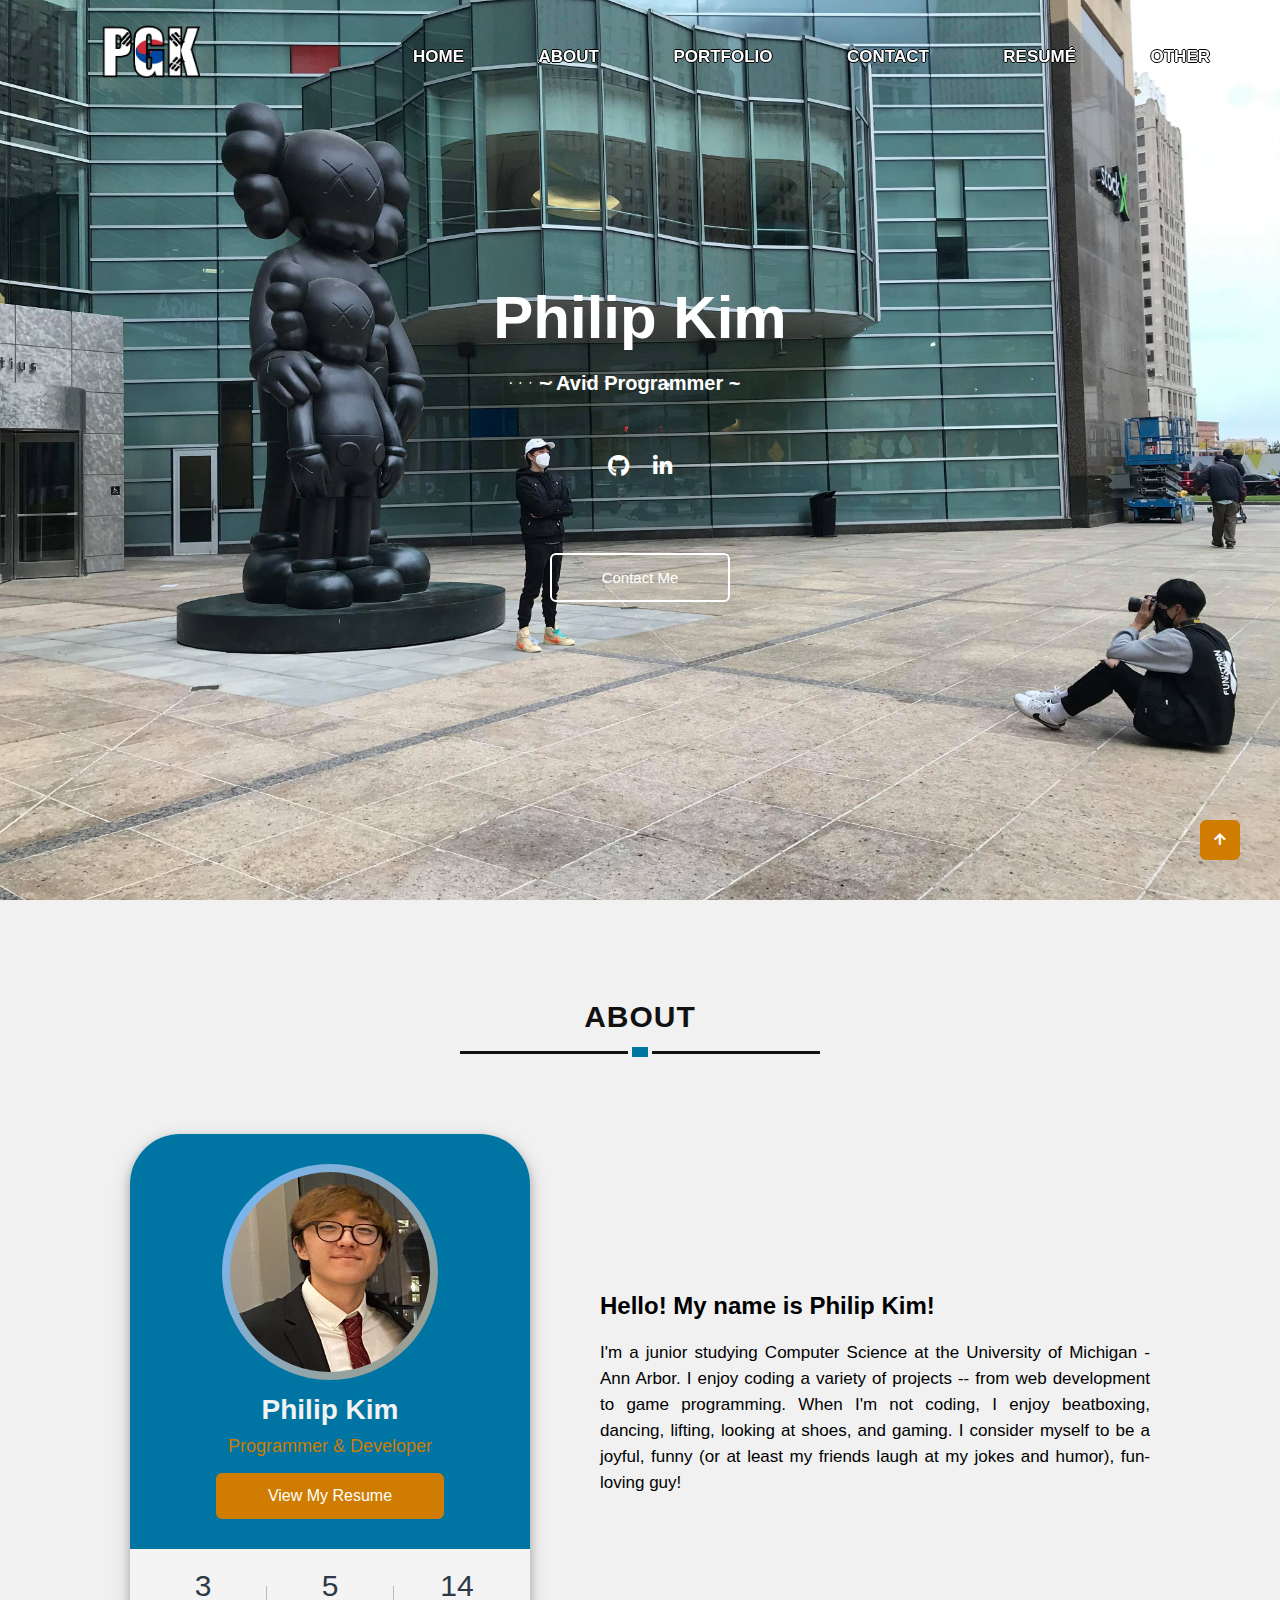
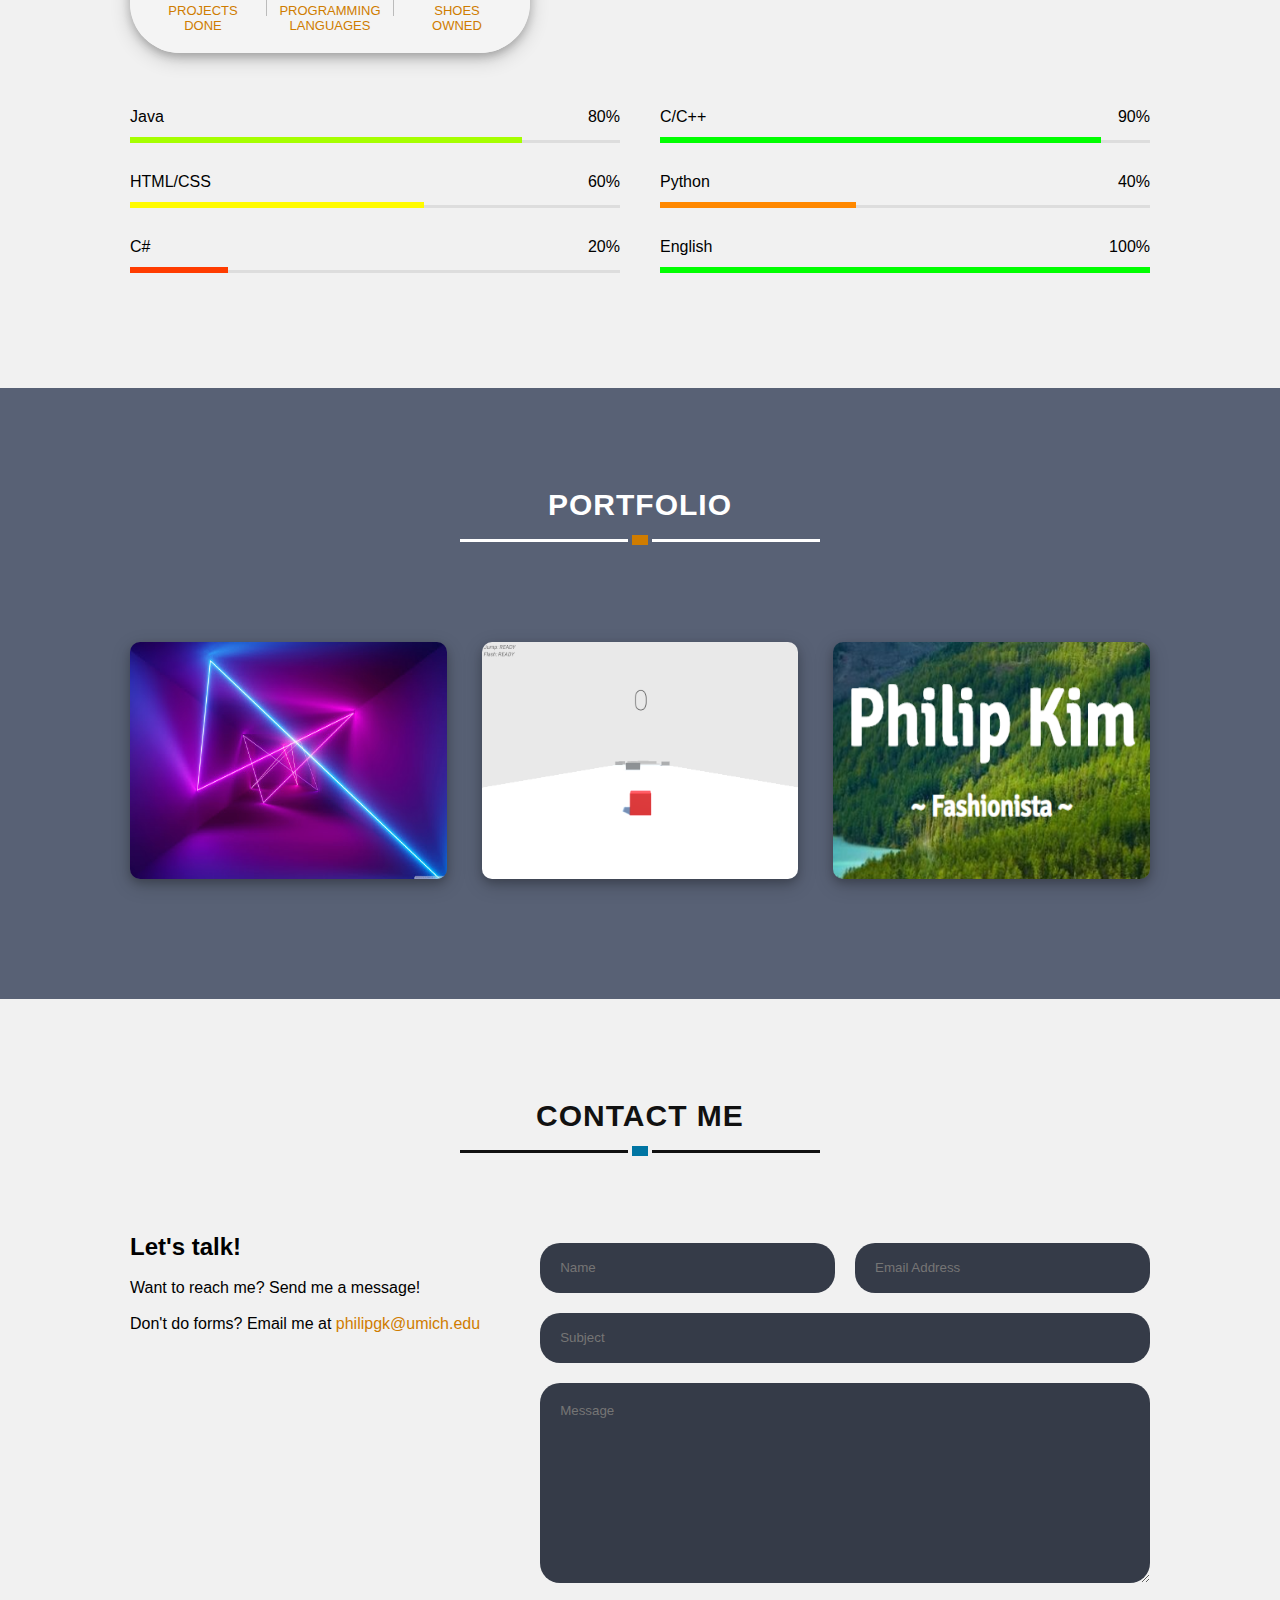
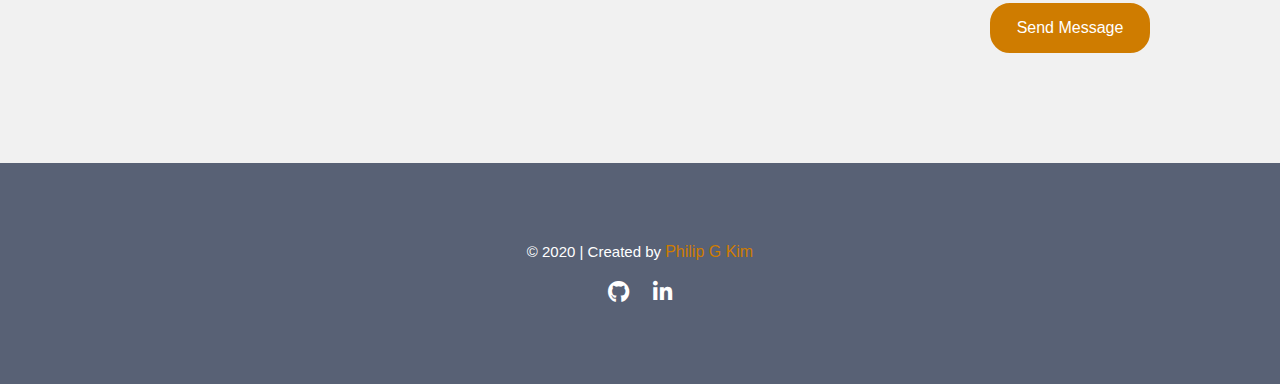
<file: index.html>
<!DOCTYPE html>
<html lang="en" dir="ltr">
    <head>
        <meta charset="utf-8">
        <meta name="viewport" content="width=device-width, initial-scale=1.0">
        <title>Philip Kim</title>

        <link rel="stylesheet" href="css/style.css">
        <script src="https://cdnjs.cloudflare.com/ajax/libs/jquery/3.5.1/jquery.min.js" charset="utf-8"></script>
        <link rel="stylesheet" href="https://cdnjs.cloudflare.com/ajax/libs/font-awesome/5.14.0/css/all.min.css">
        <script src="js/scripts.js"></script>

    </head>

    <body>
        <!-- Navigation Menu -->
        <nav class="navigation">
            <div class="inner-width">
                <a href="/" class="logo"></a>
                <button class="menu-toggler">
                    <span></span>
                    <span></span>
                    <span></span>
                </button>
                <div class="navigation-menu">
                    <a href="#home" class="hover-effect">Home</a>
                    <a href="#about" class="hover-effect">About</a>
                    <a href="#portfolio" class="hover-effect">Portfolio</a>
                    <a href="#contact" class="hover-effect">Contact</a>
                    <a href="PhilipKim_Resume.pdf" class="hover-effect">Resumé</a>
                    <a href="other" class="hover-effect">Other</a>
                </div>
            </div>
        </nav>

        <!-- Home Page -->
        <section id="home">
            <div class="wrapper">
                <div class="content">
                    <h1>Philip Kim</h1>
                    <h2></h2>
                    <div class="socials">
                        <a href="https://github.com/pgk1216" class="fab fa-github"></a>
                        <a href="https://www.linkedin.com/in/philip-kim-ab367b178/" class="fab fa-linkedin-in"></a>
                    </div>
                    <div class="buttons">
                        <a href="#contact">Contact Me</a>
                    </div>
                </div>
            </div>
        </section>

        <!-- About -->
        <section id="about">
            <div class="wrapper">
                <h1 class="section-title">ABOUT</h1>
                <div class="about-content">
                    <div class="profile-card">
                        <div class="card-header">
                            <div class="headshot">
                                <img src="img/boom_headshot.jpeg" alt="">
                            </div>
                            <div class="name">Philip Kim</div>
                            <div class="desc">Programmer & Developer</div>
                            <a href="PhilipKim_Resume.pdf" target="_blank" class="contact-btn">View My Resume</a>
                        </div>

                        <div class="card-footer">
                            <div class="numbers">
                                <div class="item">
                                    <span>3</span>
                                    Projects
                                    <br>
                                    Done
                                </div>
                                <div class="border"></div>
                                <div class="item">
                                    <span>5</span>
                                    Programming
                                    Languages
                                </div>
                                <div class="border"></div>
                                <div class="item">
                                    <span>14</span>
                                    Shoes
                                    <br>
                                    Owned
                                </div>
                            </div>
                        </div>
                    </div>
                    <div class="about-text">
                        <h2>Hello! My name is Philip Kim!</h2>
                        <h3>
                            <span></span>
                            <span></span>
                            <span></span>
                        </h3>
                        <p>I'm a junior studying Computer Science at the University of Michigan - Ann Arbor. I enjoy coding a variety of projects -- from web development to game programming. When I'm not coding, I enjoy beatboxing, dancing, lifting, looking at shoes, and gaming. I consider myself to be a joyful, funny (or at least my friends laugh at my jokes and humor), fun-loving guy!</p>
                    </div>
                </div>

                <div class="skills">
                    <div class="skill">
                        <div class="skill-info">
                            <span>Java</span>
                            <span>80%</span>
                        </div>
                        <div class="skill-bar java"></div>
                    </div>

                    <div class="skill">
                        <div class="skill-info">
                            <span>C/C++</span>
                            <span>90%</span>
                        </div>
                        <div class="skill-bar cplusplus"></div>
                    </div>
                    
                    <div class="skill">
                        <div class="skill-info">
                            <span>HTML/CSS</span>
                            <span>60%</span>
                        </div>
                        <div class="skill-bar htmlcss"></div>
                    </div>

                    <div class="skill">
                        <div class="skill-info">
                            <span>Python</span>
                            <span>40%</span>
                        </div>
                        <div class="skill-bar python"></div>
                    </div>

                    <div class="skill">
                        <div class="skill-info">
                            <span>C#</span>
                            <span>20%</span>
                        </div>
                        <div class="skill-bar csharp"></div>
                    </div>

                    <div class="skill">
                        <div class="skill-info">
                            <span>English</span>
                            <span>100%</span>
                        </div>
                        <div class="skill-bar english"></div>
                    </div>
                </div>
            </div>
        </section>

        <!-- Portfolio -->
        <section id="portfolio" class="dark">
            <div class="wrapper">
                <h1 class="section-title">PORTFOLIO</h1>
                <div class="portfolio">
                    <a href="https://github.com/pgk1216/PoofDodger" class="project">
                        <img src="img/poofdodger_holder_ss.jpg" alt="">
                        <div class="info">
                            <h3>PoofDodger</h3>
                            <div class="cat">Java</div>
                        </div>
                    </a>

                    <a href="https://github.com/pgk1216/Cubechanix" class="project">
                        <img src="img/cubechanix_ss.png" alt="">
                        <div class="info">
                            <h3>Cubechanix</h3>
                            <div class="cat">Unity 3D Game Engine</div>
                        </div>
                    </a>

                    <a href="https://github.com/pgk1216/PGK-Website" class="project">
                        <img src="img/pgk_ss.png" alt="">
                        <div class="info">
                            <h3>PGK Website</h3>
                            <div class="cat">HTML/CSS/JavaScript</div>
                        </div>
                    </a>
                </div>
            </div>
        </section>

        <!-- Contact -->
        <section id="contact">
            <div class="wrapper">
                <h1 class="section-title">CONTACT ME</h1>

                <div class="contact-page">
                    <div class="contact-item">
                        <h2>Let's talk!</h2>
                        <br>
                        <p>Want to reach me? Send me a message!</p>
                        <br>
                        <p>Don't do forms? Email me at <a href="mailto:philipgk@umich.edu">philipgk@umich.edu</a></p>
                    </div>
    
                    <form action="php/contactform.php" class="contact-form" method="post">
                        <input name="name" type="text" class="nameZone" placeholder="Name" required>
                        <input name="email" type="text" class="emailZone" placeholder="Email Address" required>
                        <input name="subject" type="text" class="subjectZone" placeholder="Subject" required>
                        <textarea name="message" class="messageZone" placeholder="Message" required></textarea>
                        <input type="submit" name="submit" value="Send Message" class="btn">
                    </form>
                </div>
                
            </div>
        </section>

        <!-- Footer -->
        <footer>
            <div class="wrapper">
                <div class="copyright">
                    &copy; 2020 | Created by <a href="#">Philip G Kim</a>
                </div>
                <div class="socials">
                    <a href="https://github.com/pgk1216" class="fab fa-github"></a>
                    <a href="https://www.linkedin.com/in/philip-kim-ab367b178/" class="fab fa-linkedin-in"></a>
                </div>
            </div>
        </footer>

        <!-- Go back to top -->
        <button class="goTop fas fa-arrow-up"></button>

    </body>
</html>
</file>
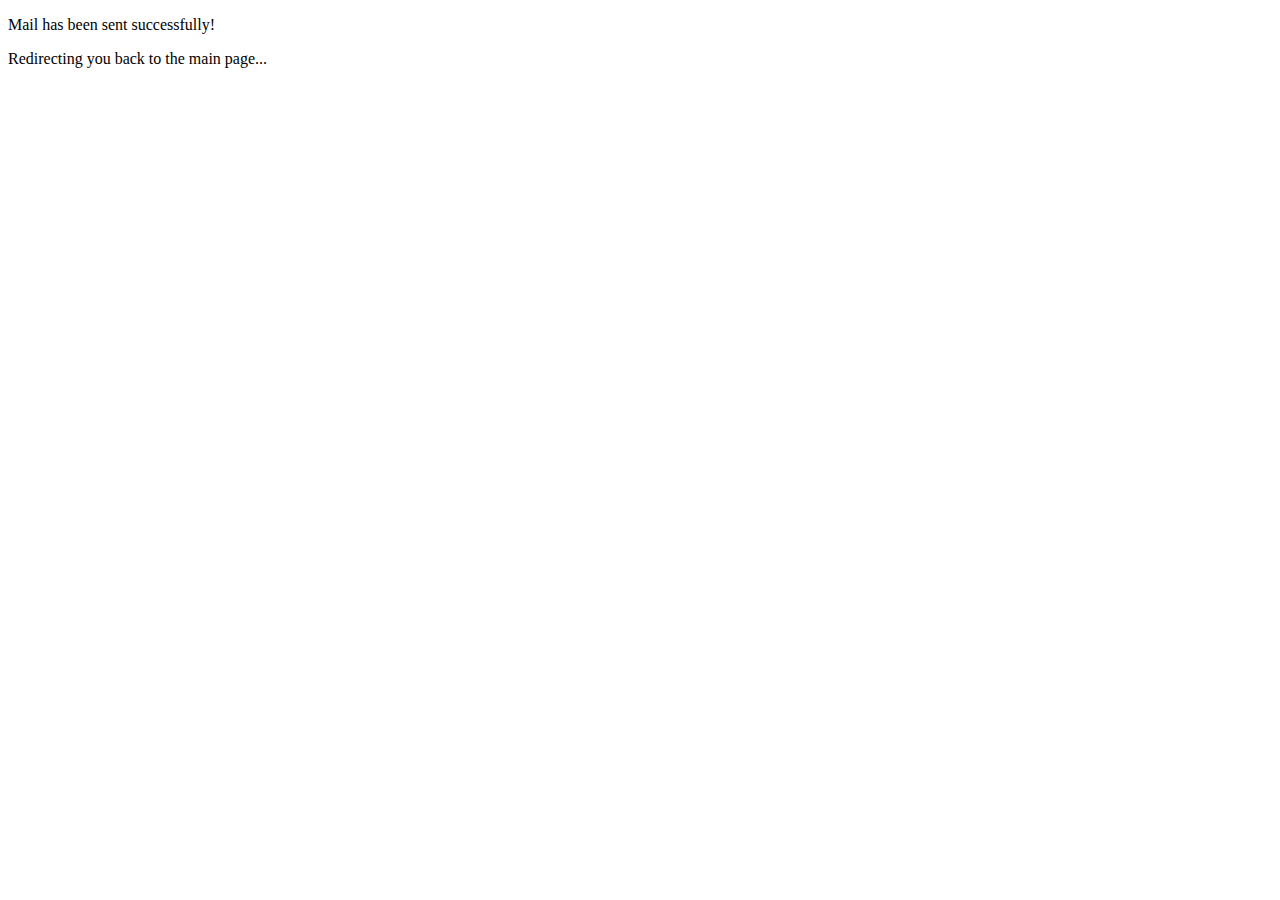
<file: mailsent.html>
<!DOCTYPE html>
<html lang="en" dir="ltr">
    <head>
        <meta charset="utf-8">
        <meta name="viewport" content="width=device-width, initial-scale=1.0">
        <title>Philip Kim: Mail sent successfully!</title>
    </head>

    <body>
        <script>
            setTimeout(function() {
                window.location.href = 'http://philipgkim.com/';
            }, 5000);
        </script>
        <p>Mail has been sent successfully!</p>
        <p>Redirecting you back to the main page...</p>
    </body>
</html>
</file>
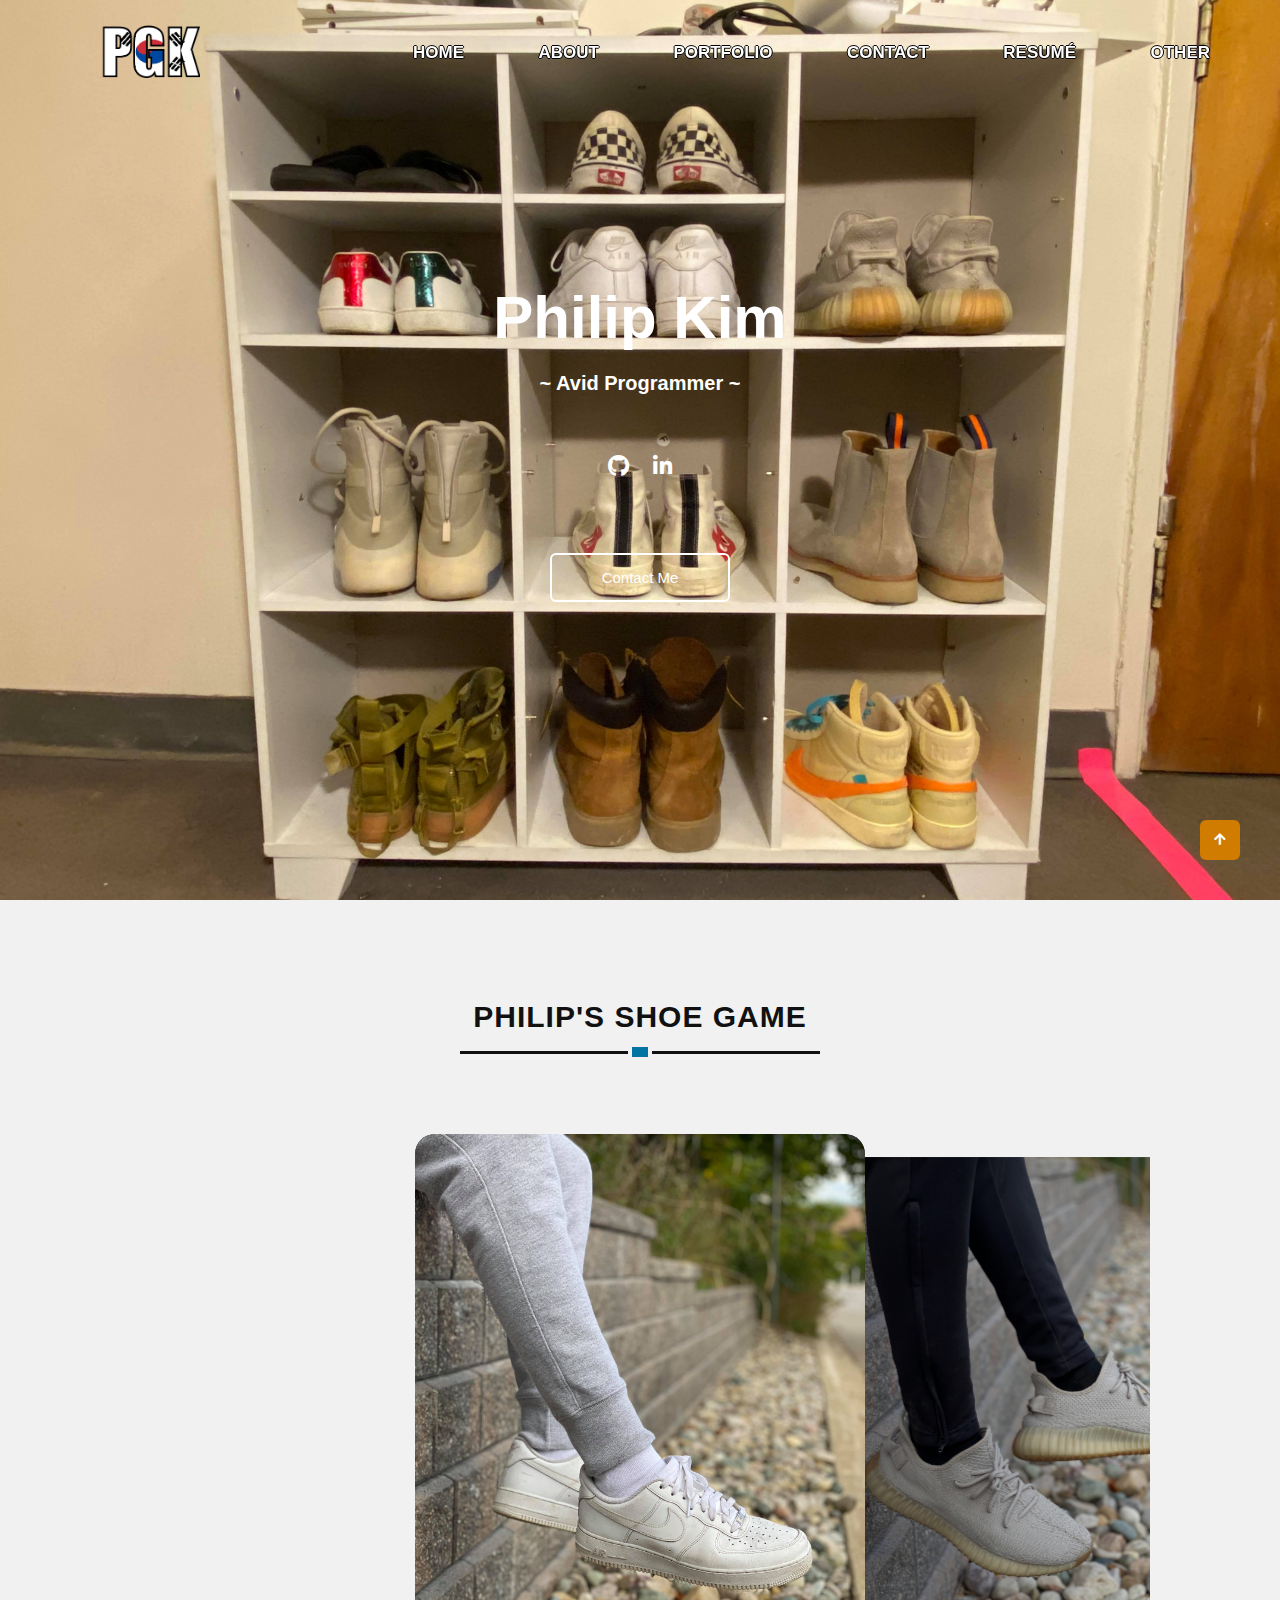
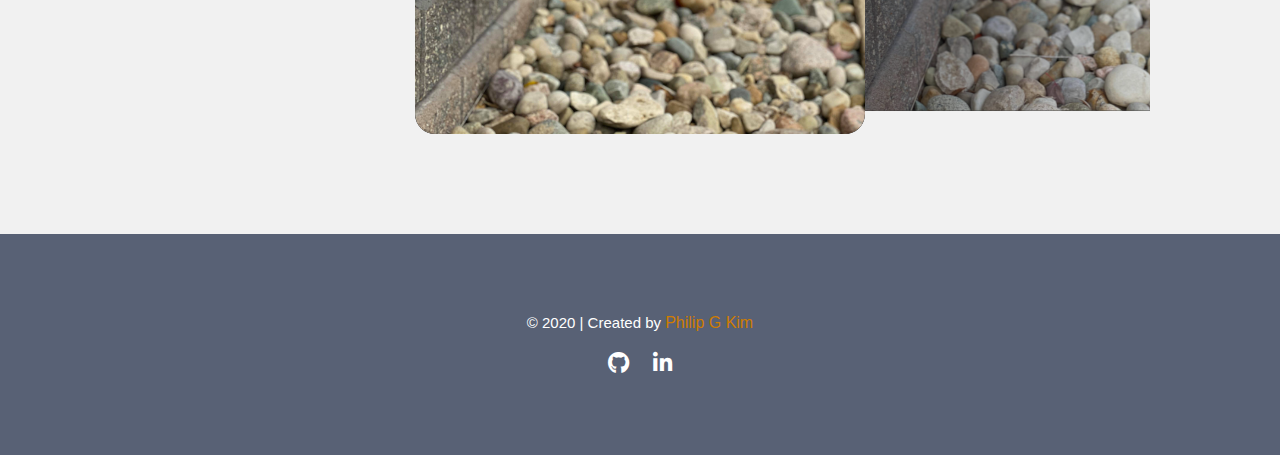
<file: other.html>
<!DOCTYPE html>
<html lang="en" dir="ltr">
    <head>
        <meta charset="utf-8">
        <meta name="viewport" content="width=device-width, initial-scale=1.0">
        <title>Philip Kim</title>

        <link rel="stylesheet" href="css/swiper-bundle.min.css">
        <script src="https://cdnjs.cloudflare.com/ajax/libs/jquery/3.5.1/jquery.min.js" charset="utf-8"></script>
        <link rel="stylesheet" href="https://cdnjs.cloudflare.com/ajax/libs/font-awesome/5.14.0/css/all.min.css">
        <script src="js/swiper-bundle.min.js"></script>
        <script src="js/scripts.js"></script>
        <link rel="stylesheet" href="css/style.css">

    </head>

    <body>
        <!-- Navigation Menu -->
        <nav class="navigation">
            <div class="inner-width">
                <a href="/" class="logo"></a>
                <button class="menu-toggler">
                    <span></span>
                    <span></span>
                    <span></span>
                </button>
                <div class="navigation-menu">
                    <a href="../">Home</a>
                    <a href="../#about">About</a>
                    <a href="../#portfolio">Portfolio</a>
                    <a href="../#contact">Contact</a>
                    <a href="PhilipKim_Resume.pdf">Resumé</a>
                    <a href="#shoegame">Other</a>
                </div>
            </div>
        </nav>

        <!-- Home Page -->
        <section id="home" class="shoes">
            <div class="wrapper">
                <div class="content">
                    <h1>Philip Kim</h1>
                    <h2></h2>
                    <div class="socials">
                        <a href="https://github.com/pgk1216" class="fab fa-github"></a>
                        <a href="https://www.linkedin.com/in/philip-kim-ab367b178/" class="fab fa-linkedin-in"></a>
                    </div>
                    <div class="buttons">
                        <a href="#contact">Contact Me</a>
                    </div>
                </div>
            </div>
        </section>

        <!-- Shoe Game -->
        <section id="shoegame">
            <div class="wrapper">
                <h1 class="section-title">PHILIP'S SHOE GAME</h1>

                <div class="swiper-container">
                    <div class="swiper-wrapper">
                        <div class="swiper-slide">
                            <div class="shoe-card">
                                <img src="img/shoes/AF1.jpg" alt="">

                                <div class="content-box">
                                    <div class="shoe-content">
                                        <h2>Nike Air Force 1</h2>
                                        <p>Acquired: Somerset Mall during Black Friday 2019</p>
                                        <p>Probably my go-to shoe for casual wear, my Nike Air Force 1s are both comfortable and goes well with any clothing combination to make it versatile and easy-to-wear.
                                        </p>
                                        <div class="rating-section">
                                            <h4>Rating:</h4>
                                            <h4>Comfort - 9/10</h4>
                                            <h4>Style - 8.5/10</h4>
                                            <h4>Quality - 7/10</h4>
                                        </div>
                                    </div>
                                </div>
                            </div>
                        </div>

                        <div class="swiper-slide">
                            <div class="shoe-card">
                                <img src="img/shoes/YEEZY.jpg" alt="">

                                <div class="content-box">
                                    <div class="shoe-content">
                                        <h2>Adidas YEEZY Sesame</h2>
                                        <p>Acquired: StockX in early 2019</p>
                                        <p>When it comes to comfort, you can't go wrong with YEEZYs. With its ergonomic shape and boost cushioning, my YEEZYs are the most comfortable shoes that I own. Additionally, the YEEZYs are my second most worn shoes, when I'm feeling more Adidas than Nike.
                                        </p>
                                        <div class="rating-section">
                                            <h4>Rating:</h4>
                                            <h4>Comfort - 10/10</h4>
                                            <h4>Style - 9/10</h4>
                                            <h4>Quality - 9.5/10</h4>
                                        </div>
                                    </div>
                                </div>
                            </div>
                        </div>

                        <div class="swiper-slide">
                            <div class="shoe-card">
                                <img src="img/shoes/CDG.jpg" alt="">

                                <div class="content-box">
                                    <div class="shoe-content">
                                        <h2>Comme des Garçons Play Converse Chuck 70 High</h2>
                                        <p>Acquired: DSM New York in early 2019</p>
                                        <p>If you want to look more stylish than the average person, the CDG Converse shouts class and fashion knowledge. Retailed at only $130, my CDGs are my favorite "hype yet non-hype" shoes when it comes to showing them off. Doesn't matter if they look worn or fresh, CDGs always have style.
                                        </p>
                                        <div class="rating-section">
                                            <h4>Rating:</h4>
                                            <h4>Comfort - 6/10</h4>
                                            <h4>Style - 9.5/10</h4>
                                            <h4>Quality - 8.5/10</h4>
                                        </div>
                                    </div>
                                </div>
                            </div>
                        </div>

                        <div class="swiper-slide">
                            <div class="shoe-card">
                                <img src="img/shoes/ACE.jpg" alt="">

                                <div class="content-box">
                                    <div class="shoe-content">
                                        <h2>Gucci Ace</h2>
                                        <p>Acquired: Gucci Chicago in early 2020</p>
                                        <p>My first luxury branded shoes. After seeing a lot of luxury styles stunting these shoes, I decided it was a solid staple shoe to add to my collection. Though it needed getting broken into, the Gucci Ace with a bee embroidered on the side will remain one of my favorite simple shoe.
                                        </p>
                                        <div class="rating-section">
                                            <h4>Rating:</h4>
                                            <h4>Comfort - 7/10</h4>
                                            <h4>Style - 9/10</h4>
                                            <h4>Quality - 7/10</h4>
                                        </div>
                                    </div>
                                </div>
                            </div>
                        </div>

                        <div class="swiper-slide">
                            <div class="shoe-card">
                                <img src="img/shoes/FOG.jpg" alt="">

                                <div class="content-box">
                                    <div class="shoe-content">
                                        <h2>Nike Air Fear of God 1 Oatmeal</h2>
                                        <p>Acquired: StockX in late 2019</p>
                                        <p>These Fear of Gods were built to last. While it does eventually start hurting my feet after a full day of walking, my Fear of Gods are a unique twist to my collection that I will never regard buying. These shoes cover your ankle and show others that you aren't a mainstream sneakerhead; you're unique.
                                        </p>
                                        <div class="rating-section">
                                            <h4>Rating:</h4>
                                            <h4>Comfort - 8/10</h4>
                                            <h4>Style - 8/10</h4>
                                            <h4>Quality - 9.5/10</h4>
                                        </div>
                                    </div>
                                </div>
                            </div>
                        </div>

                        <div class="swiper-slide">
                            <div class="shoe-card">
                                <img src="img/shoes/BLAZER.jpg" alt="">

                                <div class="content-box">
                                    <div class="shoe-content">
                                        <h2>Nike Blazer Mid Off-White All Hallow's Eve</h2>
                                        <p>Acquired: Stadium Goods in mid 2020</p>
                                        <p>My absolute favorite shoe out of my entire collection. I sought after these shoes for such a long time; so long that I put up a bid for them in early 2019! I'm a huge Off-White guy and if there's one shoe that I would keep from my whole collection it would be this one. These shoes are one of the most comfortable high tops I've worn. Nike Blazers are already stylish enough, but collaborating it with Off-White is simply a masterpiece.
                                        </p>
                                        <div class="rating-section">
                                            <h4>Rating:</h4>
                                            <h4>Comfort - 9/10</h4>
                                            <h4>Style - 10/10</h4>
                                            <h4>Quality - 9/10</h4>
                                        </div>
                                    </div>
                                </div>
                            </div>
                        </div>

                        <div class="swiper-slide">
                            <div class="shoe-card">
                                <img src="img/shoes/TIMBERLAND.jpg" alt="">

                                <div class="content-box">
                                    <div class="shoe-content">
                                        <h2>Timberland 6" Waterproof Boots</h2>
                                        <p>Acquired: Birthday present in late 2018</p>
                                        <p>Perhaps the most reliable boots to wear in the winter. Regardless of how much snow there is, Timberlands keep your feet warm and keep water out. When it comes to style, Timberlands don't disappoint with their versatility.
                                        </p>
                                        <div class="rating-section">
                                            <h4>Rating:</h4>
                                            <h4>Comfort - 8/10</h4>
                                            <h4>Style - 9/10</h4>
                                            <h4>Quality - 9.5/10</h4>
                                        </div>
                                    </div>
                                </div>
                            </div>
                        </div>

                        <div class="swiper-slide">
                            <div class="shoe-card">
                                <img src="img/shoes/CHELSEA.jpg" alt="">

                                <div class="content-box">
                                    <div class="shoe-content">
                                        <h2>New Republic Suede Chelsea Boots</h2>
                                        <p>Acquired: Birthday present in late 2019</p>
                                        <p>What's a shoe collection without some sophisticated chelsea boots? When it comes to going on dates with my girlfriend, or if I just want to dress up a bit more, my chelsea boots are there to show how mature my outfit can be.
                                        </p>
                                        <div class="rating-section">
                                            <h4>Rating:</h4>
                                            <h4>Comfort - 9/10</h4>
                                            <h4>Style - 9/10</h4>
                                            <h4>Quality - 7/10</h4>
                                        </div>
                                    </div>
                                </div>
                            </div>
                        </div>

                        <div class="swiper-slide">
                            <div class="shoe-card">
                                <img src="img/shoes/CLOUDFOAM.jpg" alt="">

                                <div class="content-box">
                                    <div class="shoe-content">
                                        <h2>Adidas Cloudfoam Slides</h2>
                                        <p>Although not stylish at all, my slides are a need. The sole purpose of my slides are to provide footwear when I don't feel like wearing shoes, such as when I go outside to get something really quickly, or want to wear something to relax my feet. These cloudfoams have provided me that for over 3 years, so I'm more than happy to include them in my collection.
                                        </p>
                                        <div class="rating-section">
                                            <h4>Rating:</h4>
                                            <h4>Comfort - 8.5/10</h4>
                                            <h4>Style - 2/10</h4>
                                            <h4>Quality - 8/10</h4>
                                        </div>
                                    </div>
                                </div>
                            </div>
                        </div>

                        <div class="swiper-slide">
                            <div class="shoe-card">
                                <img src="img/shoes/MOSS.jpg" alt="">

                                <div class="content-box">
                                    <div class="shoe-content">
                                        <h2>Nike SF Air Force 1 Mid Desert Moss</h2>
                                        <p>I first saw these shoes on campus; someone was wearing these and I instantly fell in love. Later that day I looked everywhere online to find out what they were but unfortunately couldn't find them anywhere. A few weeks later, I found them on sale on the Nike website and instantly copped.
                                        </p>
                                        <div class="rating-section">
                                            <h4>Rating:</h4>
                                            <h4>Comfort - 8.5/10</h4>
                                            <h4>Style - 8.5/10</h4>
                                            <h4>Quality - 8.5/10</h4>
                                        </div>
                                    </div>
                                </div>
                            </div>
                        </div>

                        <div class="swiper-slide">
                            <div class="shoe-card">
                                <img src="img/shoes/VANS.jpg" alt="">

                                <div class="content-box">
                                    <div class="shoe-content">
                                        <h2>Vans Checkered</h2>
                                        <p>With the strong rubber grip on the sole of the shoe, my vans are my go-to skate shoes. Not only do they make skateboarding easier, but the shoes allow me to put together a nice outfit if I'm cruising around campus. Wish they were more comfortable though.
                                        </p>
                                        <div class="rating-section">
                                            <h4>Rating:</h4>
                                            <h4>Comfort - 6/10</h4>
                                            <h4>Style - 8/10</h4>
                                            <h4>Quality - 8/10</h4>
                                        </div>
                                    </div>
                                </div>
                            </div>
                        </div>

                    </div>
                </div>

            </div>
        </section>

        <!-- Footer -->
        <footer>
            <div class="wrapper">
                <div class="copyright">
                    &copy; 2020 | Created by <a href="#">Philip G Kim</a>
                </div>
                <div class="socials">
                    <a href="https://github.com/pgk1216" class="fab fa-github"></a>
                    <a href="https://www.linkedin.com/in/philip-kim-ab367b178/" class="fab fa-linkedin-in"></a>
                </div>
            </div>
        </footer>

        <!-- Go back to top -->
        <button class="goTop fas fa-arrow-up"></button>

    </body>
</html>
</file>
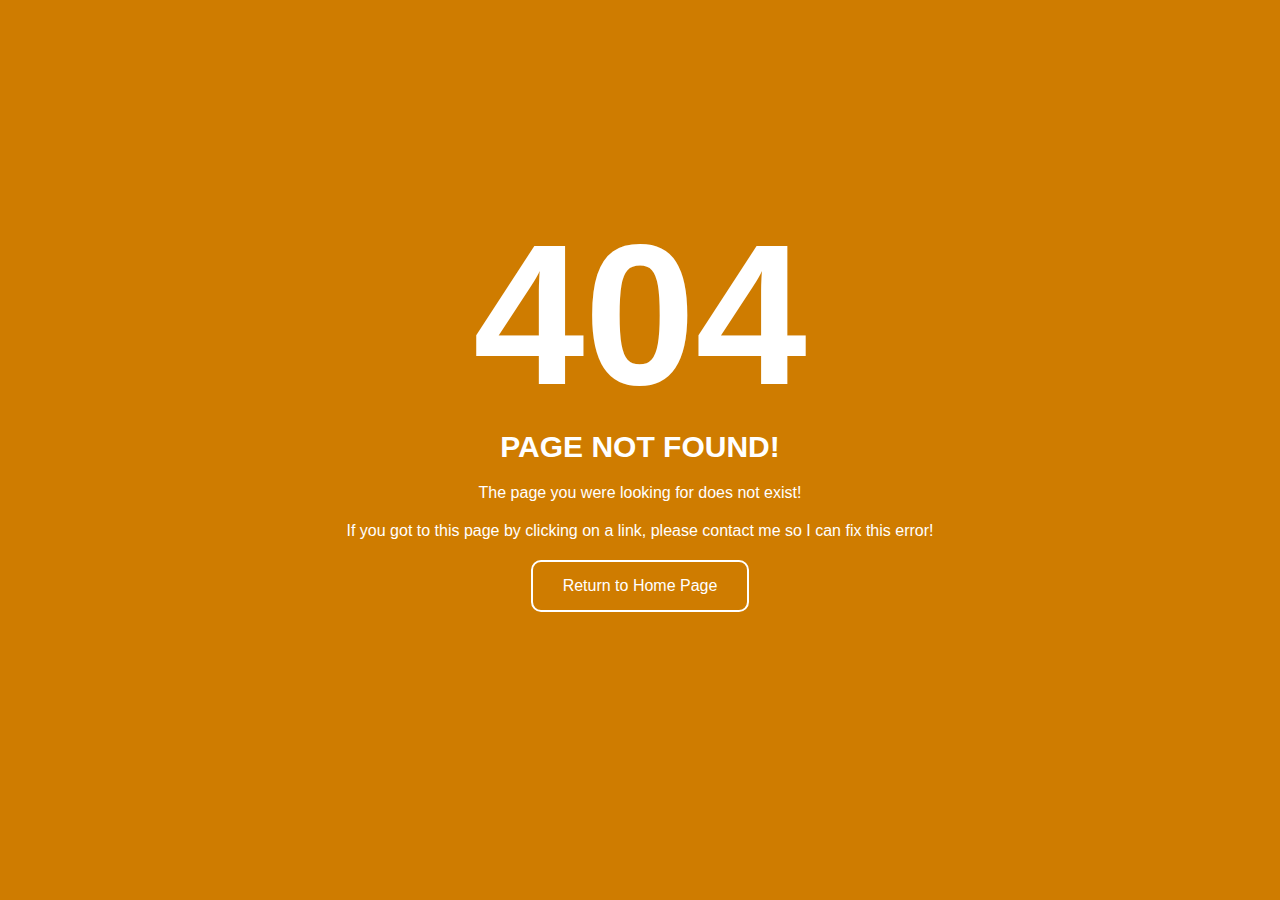
<file: page-not-found.html>
<!DOCTYPE html>
<html lang="en" dir="ltr">
    <head>
        <meta charset="utf-8">
        <meta name="viewport" content="width=device-width, initial-scale=1.0">
        <title>Philip Kim</title>

        <link rel="stylesheet" href="css/404.css">
        <script src="https://cdnjs.cloudflare.com/ajax/libs/jquery/3.5.1/jquery.min.js" charset="utf-8"></script>
        <link rel="stylesheet" href="https://cdnjs.cloudflare.com/ajax/libs/font-awesome/5.14.0/css/all.min.css">
        <script src="js/scripts.js"></script>

    </head>

    <body>
        <div class="error-page">
            <h1>404</h1>
            <h2>PAGE NOT FOUND!</h2>
            <p>The page you were looking for does not exist!</p>
            <p>If you got to this page by clicking on a link, please contact me so I can fix this error!</p>
            <a href="https://philipgkim.com/" class="home-button">Return to Home Page</a>
        </div>
    </body>
</html>
</file>
<file: css/style.css>
@font-face {
    src: url(../fonts/Gudea-Regular.ttf);
    font-family: themefont;
}

html {
    scroll-behavior: smooth;
}

* {
    margin: 0;
    padding: 0;
    text-decoration: none;
    font-family: "montserrat",sans-serif;
    box-sizing: border-box;
}

/* Default */
.navigation {
    position: fixed;
    background-color: transparent;
    width: 100%;
    padding: 20px 0;
    top: 0;
    z-index: 999;
    transition: .3s linear;
}

.wrapper {
    max-width: 1100px;
    margin: auto;
    padding: 0 40px;
}

.navigation .inner-width {
    display: flex;
    align-items: center;
    justify-content: space-between;
}

.logo {
    width: 100px;
    height: 84px;
    background-image: url(../img/pgk_logo.png);
    background-repeat: no-repeat;
    background-size: contain;
    margin-left: 100px;
    margin-bottom: -18px;
    transition: all .2s ease-in-out;
}

.logo:hover {
    transform: scale(1.1);
}

.menu-toggler {
    background: none;
    width: 30px;
    border: none;
    cursor: pointer;
    position: relative;
    outline: none;
    z-index: 999;
    display: none;
    margin-right: 100px;
}

.menu-toggler span {
    display: block;
    height: 3px;
    background-color: #fff;
    margin: 6px 0;
    position: relative;
    transition: .3s linear;
}

.navigation-menu {
    position: relative;
}

.navigation-menu a {
    display: inline-block;
    color: #fff;
    text-shadow: -1px 0 black, 0 1px black, 1px 0 black, 0 -1px black;
    font-size: 17px;
    font-weight: 900;
    margin-right: 70px;
    transition: .2s linear;
    text-transform: uppercase;
}

.navigation-menu a:hover {
    color: #cf7c00;
    text-shadow: none;
}

.hover-effect::before {
    content: '';
    display: block;
    width: 0;
    height: 7px;
    background: #cf7c00;
    transition: width .3s;
}

.hover-effect:hover::before {
    width: 100%;
    transition: width .3s;
}

.sticky {
    background-color: #fff;
    padding: 10px 0;
}

.sticky .navigation-menu a {
    color: white;
}

.sticky .navigation-menu a:hover {
    color: #cf7c00;
}

.sticky .menu-toggler span {
    background-color: #111;
}

#home {
    height: 100vh;
    min-height: 500px;
    background: url(../img/slide_1.jpg) no-repeat center;
    background-size: cover;
}

#home.shoes {
    height: 100vh;
    min-height: 500px;
    background: url(../img/shoe_closet.jpg) no-repeat center;
    background-size: cover;
}

#home .wrapper {
    display: flex;
    align-items: center;
    justify-content: center;
    height: 100%;
    text-align: center;
}

#home .content {
    width: 400px;
    color: #fff;
}

#home .content h1 {
    font-size: 60px;
    margin-bottom: 20px;
    transition: all .2s ease-in-out;
}

#home .content h1:hover {
    transform: scale(1.1);
}

#home .content h2 {
    font-size: 20px;
    margin-bottom: 60px;
    transition: all .2s ease-in-out
}

#home .content h2::after {
    content: "~ Avid Programmer ~";
    animation: textanimation 15s linear infinite;
}

#home .content h2:hover {
    transform: scale(1.1);
}

/* 

Sneaker Collector
Beatboxer
Fashionista
Dancer

*/

@keyframes textanimation {
    20% {
        content: "~ Sneaker Collector ~"
    }

    40% {
        content: "~ Beatboxer ~"
    }

    60% {
        content: "~ Fashionista ~"
    }

    80% {
        content: "~ Dancer ~"
    }
}

section {
    padding: 100px 0;
    background-color: #f1f1f1;
}

.section-title {
    text-align: center;
    margin-bottom: 80px;
    position: relative;
    font-size: 30px;
    padding-bottom: 20px;
    color: #111;
    letter-spacing: 1px;
}

.section-title::before {
    content: "";
    position: absolute;
    width: 360px;
    height: 3px;
    background-color: #111;
    bottom: 0;
    left: calc(50% - 180px);
}

.section-title::after {
    content: "";
    position: absolute;
    width: 16px;
    height: 10px;
    background-color: #0075a3;
    border: 4px solid #f1f1f1;
    left: calc(50% - 12px);
    bottom: -7px;
}

.socials a {
    color: #fff;
    font-size: 22px;
    margin: 0 10px;
    transition: .2s linear;
}

.socials a:hover {
    color: #cf7c00;
}

#home .buttons {
    margin-top: 60px;
}

#home .buttons a {
    display: inline-block;
    margin: 15px 30px;
    color: white;
    font-size: 15px;
    font-weight: 500;
    width: 180px;
    border: 2px solid;
    padding: 14px 0;
    border-radius: 6px;
    transition: .2s linear;
}

#home .buttons a:hover {
    background-color: #cf7c00;
    color: white;
    border-color: #cf7c00;
}

/* About Section */
.about-box {
    padding: 70px;
    background-color: white;
    border-radius: 50px;
    box-shadow: 0 4px 8px 0 rgba(0, 0, 0, 0.2), 0 6px 20px 0 rgba(0, 0, 0, 0.19);
}

.about-content {
    display: flex;
    align-items: center;
    flex-wrap: wrap;
}

.profile-card {
    width: 400px;
    text-align: center;
    border-radius: 50px;
    overflow: hidden;
    box-shadow: 0 4px 8px 0 rgba(0, 0, 0, 0.2), 0 6px 20px 0 rgba(0, 0, 0, 0.19);
    margin-right: 70px;
    transition: all .2s ease-in-out;
}

.profile-card:hover {
    transform: scale(1.03);
}

.card-header {
    background: #0075a3;
    padding: 30px 40px;
}

.headshot {
    display: inline-block;
    padding: 8px;
    background: linear-gradient(130deg, #74b9ff, #cf7c00);
    margin: auto;
    border-radius: 50%;
    background-size: 200% 200%;
    animation: animated-gradient 2s linear infinite;
}

@keyframes animated-gradient {
    25% {
        background-position: left bottom;
    }
    50% {
        background-position: right bottom;
    }
    75% {
        background-position: right top;
    }
    100% {
        background-position: left top;
    }
}

.headshot img {
    display: block;
    width: 200px;
    height: 200px;
    border-radius: 50%;
}

.name {
    color: #f2f2f2;
    font-size: 28px;
    font-weight: 600;
    margin: 10px 0;
}

.desc {
    font-size: 18px;
    color: #cf7c00;
}

.contact-btn {
    display: inline-block;
    padding: 12px 50px;
    background-color: #cf7c00;
    color: white;
    border: 2px solid #cf7c00;
    border-radius: 6px;
    margin-top: 16px;
    transition: .3s linear;
}

.contact-btn:hover {
    background: white;
    color: #cf7c00;
}

.card-footer {
    background: #f4f4f4;
    padding: 20px 10px;
}

.numbers {
    display: flex;
    align-items: center;
}

.item {
    flex: 1;
    text-transform: uppercase;
    font-size: 13px;
    color: #cf7c00;
}

.item span {
    display: block;
    color: #2c3a47;
    font-size: 30px;
}

.border {
    width: 1px;
    height: 30px;
    background: #bbb;
}

.about-text {
    flex: 1;
}

.about-text p {
    font-size: 17px;
    text-align: justify;
    line-height: 26px;
    margin-top: 20px;
}

.skills {
    margin-top: 40px;
    display: flex;
    justify-content: space-between;
    flex-wrap: wrap;
}

.skill {
    width: calc(50% - 20px);
    margin: 15px 0;
}

.skill-info {
    display: flex;
    justify-content: space-between;
}

.skill-bar {
    height: 3px;
    background-color: #ddd;
    margin-top: 14px;
    position: relative;
}

.skill-bar::after {
    content: "";
    position: absolute;
    height: 6px;
    bottom: 0;
}

.java:after {
    width: 80%;
    background-color: rgb(166, 255, 0);
}

.cplusplus:after {
    width: 90%;
    background-color: rgb(0, 255, 0);
}

.htmlcss:after {
    width: 60%;
    background-color: rgb(255, 251, 0);
}

.python:after {
    width: 40%;
    background-color: rgb(255, 136, 0);
}

.csharp:after {
    width: 20%;
    background-color: rgb(255, 60, 0);
}

.english:after {
    width: 100%;
    background-color: rgb(0, 255, 0);
}

/* Portfolio Section */
section.dark {
    background-color: #586175;
}

section.dark .section-title {
    color: white;
}

section.dark .section-title::before {
    background-color: white;
}

section.dark .section-title::after {
    border: 4px solid #586175;
    background-color: #cf7c00;
}

.portfolio {
    display: flex;
    justify-content: space-between;
    flex-wrap: wrap;
}

.portfolio-box {
    padding: 70px;
    background-color: #6c778f;
    border-radius: 50px;
    box-shadow: 0 4px 8px 0 rgba(0, 0, 0, 0.2), 0 6px 20px 0 rgba(0, 0, 0, 0.19);
}

.project {
    width: calc(33% - 20px);
    overflow: hidden;
    border-radius: 10px;
    margin: 20px 0;
    cursor: pointer;
    position: relative;
    transition: all .2s ease-in-out;
    box-shadow: 0 4px 8px 0 rgba(0, 0, 0, 0.2), 0 6px 20px 0 rgba(0, 0, 0, 0.19);
}

.project img {
    width: 100%;
    height: 100%;
    transition: .4s linear;
}

.project::before {
    content: "";
    position: absolute;
    width: 100%;
    height: 100%;
    z-index: 1;
    background-color: #cf7c008c;
    transition: .2s linear;
    opacity: 0;
    transform: scale(0);
}

.project .info {
    position: absolute;
    z-index: 2;
    bottom: 25px;
    left: 25px;
    color: #fff;
    transition: .4s linear;
    opacity: 0;
}

.project:hover {
    transform: scale(1.1);
}

.project:hover::before,
.project:hover .info {
    opacity: 1;
    transform: scale(1);
}

/* Contact Section */
.contact-box {
    padding: 70px;
    background-color: white;
    border-radius: 50px;
    box-shadow: 0 4px 8px 0 rgba(0, 0, 0, 0.2), 0 6px 20px 0 rgba(0, 0, 0, 0.19);
}

.contact-page {
    display: flex;
}

.contact-form {
    display: flex;
    justify-content: space-between;
    flex-wrap: wrap;
}

.contact-info, .contact-form {
    flex: 1;
}

.contact-item {
    margin-right: 60px;
}

.contact-item a {
    color: #cf7c00;
}

.contact-form input, .contact-form textarea {
    width: 100%;
    height: 50px;
    margin: 10px 0;
    background-color: #353b48;
    border: none;
    outline: none;
    padding: 20px;
    border-radius: 20px;
    color: #fff;
}

.contact-form .nameZone, .contact-form .emailZone {
    width: calc(50% - 10px);
}

.messageZone {
    min-height: 200px;
    resize: vertical;
}

.contact-form .btn {
    width: 160px;
    background-color: #cf7c00;
    color: white;
    font-size: 16px;
    border: 2px solid #cf7c00;
    padding: 0;
    margin-left: auto;
    cursor: pointer;
    transition: .3s linear;
}

.contact-form .btn:hover {
    background-color: white;
    color: #cf7c00;
}

/* Footer */
footer {
    background-color: #586175;
    color: #fff;
    padding: 80px 0;
    text-align: center;
}

.copyright {
    margin-bottom: 20px;
    font-size: 15px;
}

.copyright a {
    font-size: 16px;
    color: #cf7c00;
    font-weight: 500;
}

.goTop {
    position: fixed;
    z-index: 999;
    bottom: 40px;
    right: 40px;
    width: 40px;
    height: 40px;
    background-color: #cf7c00;
    border: none;
    border-radius: 6px;
    cursor: pointer;
    color: #fff;
    outline: none;
}

/* Responsive */
@media screen and (max-width: 1200px) {
    .menu-toggler {
        display: block;
    }

    .navigation-menu {
        position: fixed;
        height: 100vh;
        width: 100%;
        background-color: #cf7c00;
        top: 0;
        right: -5000px;
        max-width: 1200px;
        padding: 80px 50px;
        transition: .3s linear;
        text-align: center;
    }

    .navigation-menu a {
        display: block;
        font-size: 30px;
        margin: 10px 0;
        padding: 10px 0;
    }

    .navigation-menu a:hover {
        background-color: rgba(255, 255, 255, 0.623);
    }

    .sticky .navigation-menu {
        background-color: #f1f1f1;
    }

    .navigation-menu.active {
        right: 0%;
    }

    .menu-toggler.active span:nth-child(1) {
        transform: rotate(-45deg);
        top: 4px;
    }

    .menu-toggler.active span:nth-child(2) {
        opacity: 0;
    }
    
    .menu-toggler.active span:nth-child(3) {
        transform: rotate(45deg);
        bottom: 14px;
    }

    .wrapper {
        max-width: 800px;
    }

    .profile-card {
        margin: 0 auto 60px;
    }

    .about-text {
        flex: 100%;
        text-align: center;
    }

    .contact-info .item {
        width: 100%;
        margin: 10px 0;
    }

    .project {
        width: calc(100% - 20px);
        margin-left: auto;
    }

    .contact-form .nameZone, .contact-form .emailZone {
        width: 100%;
    }
}

@media screen and (max-width: 600px) {
    .wrapper {
        padding: 0 20px;
    }

    .skill {
        width: 100%;
    }

    .nameZone, .emailZone {
        max-width: 100%;
    }

    .about-box {
        padding: 70px;
    }

    .portfolio-box {
        padding: 70px;
    }

    .contact-box {
        padding: 70px;
    }

    .project {
        width: 100%;
    }
}




















/* OTHER.HTML */
.shoe-card {
    position: relative;
    width: 450px;
    height: 600px;
    background: #232323;
    border-radius: 20px;
    overflow: hidden;
}

.shoe-card img {
    width: 100%;
    height: 100%;
    transition: .1s linear;
    border-radius: 20px;
}

.shoe-card:hover img {
    opacity: 0.3;
}

.shoe-card .content-box {
    position: absolute;
    bottom: 0;
    width: 100%;
    height: 100%;
    transform: 1s;
    z-index: 10;
}

.shoe-card .shoe-content {
    text-align: center;
    display: flex;
    flex-wrap: wrap;
    align-content: center;
    justify-content: center;
    height: 100%;
}

.shoe-card .content-box h2 {
    font-weight: 600;
    letter-spacing: 1px;
    color: #fff;
    margin-bottom: 20px;
    opacity: 0;
    visibility: hidden;
    transition: 0.1s;
    width: 80%;
}

.shoe-card:hover .content-box h2 {
    opacity: 1;
    visibility: visible;
    transition-delay: 0.1s;
}

.shoe-card .content-box p {
    color: white;
    margin-bottom: 20px;
    transition: 0.1s;
    opacity: 0;
    font-size: 14px;
    visibility: hidden;
    width: 80%;
}

.shoe-card:hover .content-box p {
    opacity: 1;
    visibility: visible;
    transition-delay: 0.1s;
}

.shoe-card .content-box h4 {
    color: white;
    transition: 0.1s;
    opacity: 0;
    visibility: hidden;
}

.shoe-card:hover .content-box h4 {
    opacity: 1;
    visibility: visible;
    transition-delay: 0.1s;
}

/* SWIPER JS */
.swiper-slide {
    width: 450px;
    border-radius: 20px;
}
</file>
<file: css/404.css>
* {
    margin: 0;
    padding: 0;
    font-family: "montserrat",sans-serif;
    text-decoration: none;
    background-color: #cf7c00;
}

.error-page {
    text-align: center;
    margin-top: 200px;
    display: flex;
    flex-direction: column;
    justify-content: center;
    align-items: center;
    color: #fff;
}

.error-page h1 {
    font-size: 200px;
}

.error-page h2 {
    font-size: 30px;
    margin-bottom: 10px;
}

.error-page p {
    margin: 10px 0;
}

.home-button {
    margin: 10px 0;
    padding: 15px 30px;
    max-width: 300px;
    background-color: #cf7c00;
    border: 2px solid #fff;
    border-radius: 10px;
    color: #fff;
}

.home-button:hover {
    color: #cf7c00;
    background-color: #fff;
}
</file>
